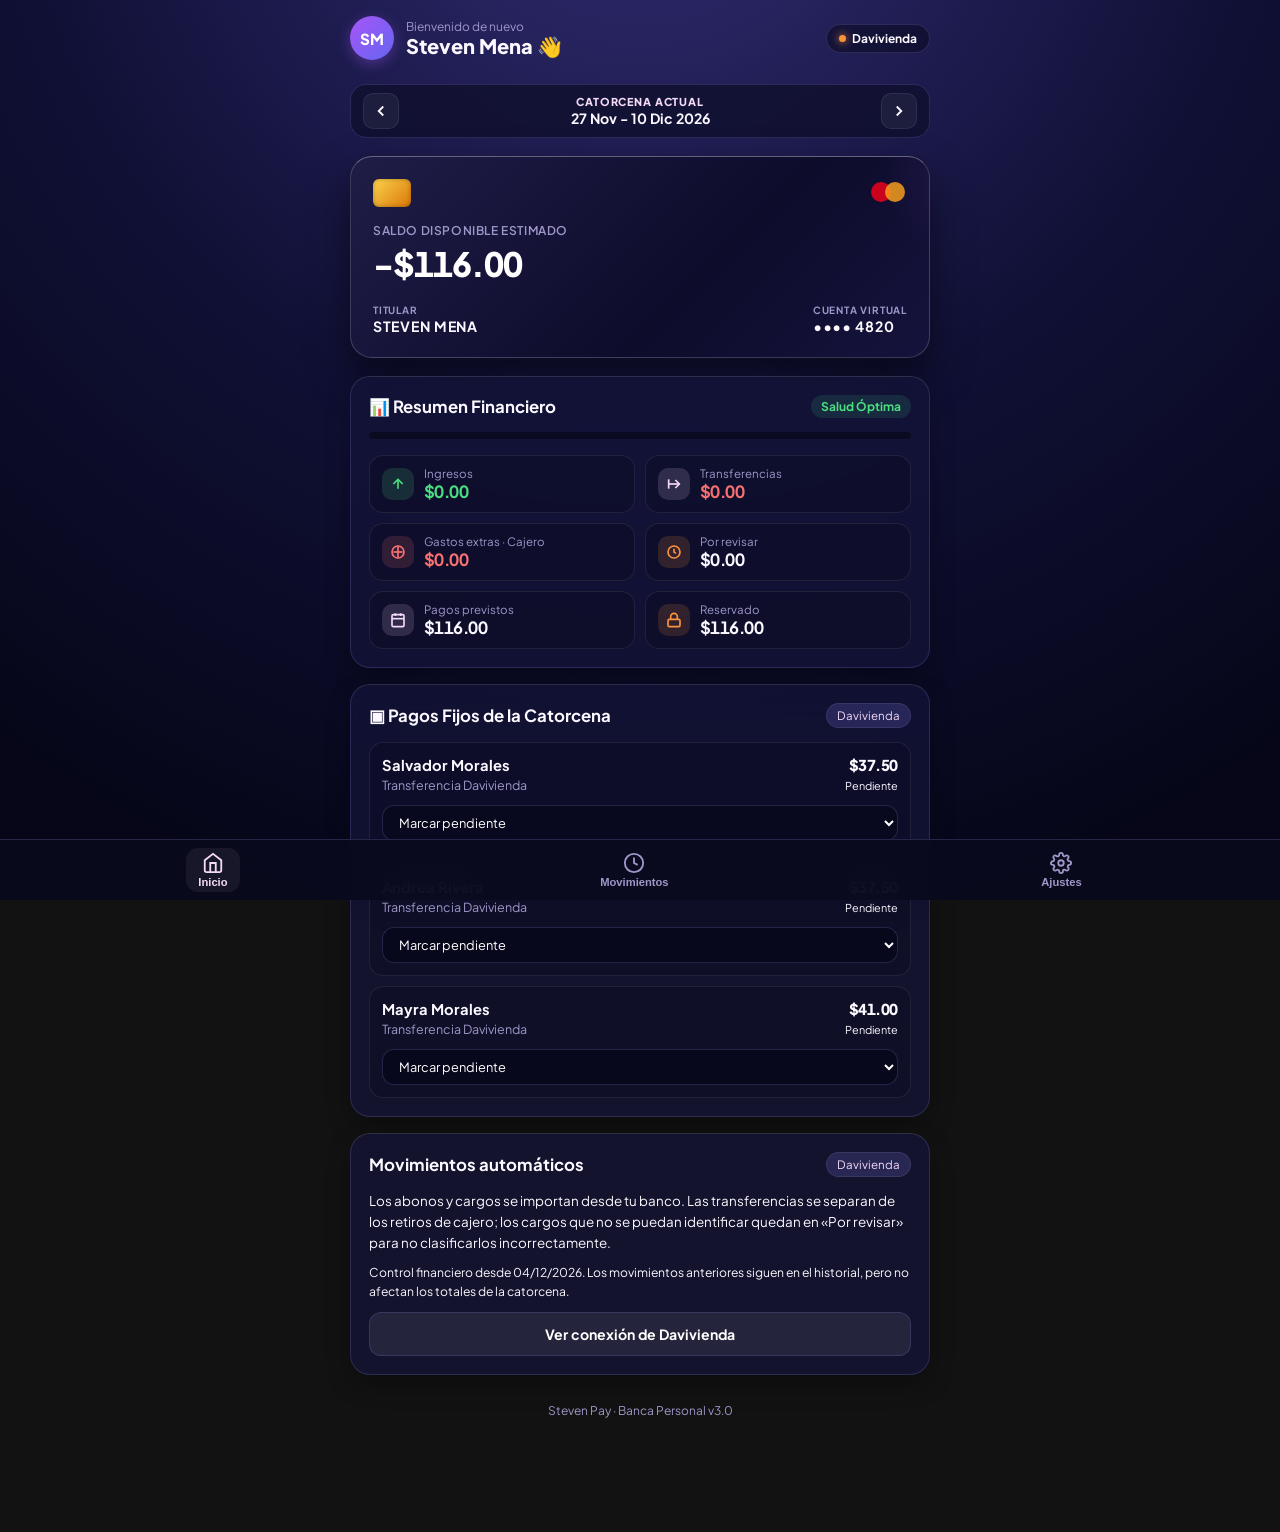
<file: index.html>
<!doctype html>
<html lang="es">
<head>
  <meta charset="utf-8">
  <meta name="viewport" content="width=device-width, initial-scale=1, viewport-fit=cover">
  <meta name="theme-color" content="#0a0a26">
  <meta name="apple-mobile-web-app-capable" content="yes">
  <meta name="apple-mobile-web-app-status-bar-style" content="black-translucent">
  <meta name="apple-mobile-web-app-title" content="Steven Pay">
  <title>Steven Pay · Banca Privada Personal</title>

  <!-- Fuente de Banca Privada Prémim -->
  <link rel="preconnect" href="https://fonts.googleapis.com">
  <link rel="preconnect" href="https://fonts.gstatic.com" crossorigin>
  <link href="https://fonts.googleapis.com/css2?family=Plus+Jakarta+Sans:wght@400;500;600;700;800&display=swap" rel="stylesheet">

  <!-- Estilos Separados -->
  <link rel="stylesheet" href="css/styles.css">

  <!-- Web App Manifest -->
  <link rel="manifest" href='data:application/manifest+json,{"name":"Steven Pay","short_name":"StevenPay","start_url":".","display":"standalone","background_color":"#0a0a26","theme_color":"#0a0a26","icons":[{"src":"data:image/svg+xml,<svg xmlns=%22http://www.w3.org/2000/svg%22 viewBox=%220 0 100 100%22><text y=%22.9em%22 font-size=%2290%22>💳</text></svg>","sizes":"512x512","type":"image/svg+xml"}]}'>
</head>
<body>

<main class="app-container">

  <!-- ENCABEZADO PRINCIPAL ESTILO BANCA -->
  <header class="app-header">
    <div class="user-profile">
      <div class="avatar">SM</div>
      <div class="user-info">
        <span class="greeting">Bienvenido de nuevo</span>
        <h1>Steven Mena 👋</h1>
      </div>
    </div>
    <div class="header-badge">
      <span class="status-dot"></span>
      <span id="headerSyncText" style="font-size: 0.75rem; font-weight: 700;">Davivienda</span>
    </div>
  </header>

  <!-- NAVEGADOR DE CATORCENA INFINITA -->
  <div class="cycle-bar">
    <button class="cycle-nav-btn" id="prevCycleBtn" aria-label="Catorcena anterior">
      <svg width="18" height="18" viewBox="0 0 24 24" fill="none" stroke="currentColor" stroke-width="2.5"><polyline points="15 18 9 12 15 6"></polyline></svg>
    </button>
    <div class="cycle-details">
      <span class="cycle-tag" id="cycleLabel">CATORCENA ACTUAL</span>
      <span class="cycle-date" id="cycleDates">---</span>
    </div>
    <button class="cycle-nav-btn" id="nextCycleBtn" aria-label="Siguiente catorcena">
      <svg width="18" height="18" viewBox="0 0 24 24" fill="none" stroke="currentColor" stroke-width="2.5"><polyline points="9 18 15 12 9 6"></polyline></svg>
    </button>
  </div>

  <!-- ================= VISTA 1: DASHBOARD (INICIO) ================= -->
  <section id="view-dashboard" class="app-view active">
    
    <!-- TARJETA DE DÉBITO DIGITAL INTERACTIVA -->
    <div class="bank-card-container">
      <div class="bank-card">
        <div class="card-top">
          <div class="card-chip"></div>
          <div class="card-brand">
            <svg width="38" height="24" viewBox="0 0 38 24" fill="none">
              <circle cx="12" cy="12" r="10" fill="#EB001B" fill-opacity="0.85"/>
              <circle cx="26" cy="12" r="10" fill="#F79E1B" fill-opacity="0.85"/>
            </svg>
          </div>
        </div>
        
        <div class="card-balance-label">Saldo Disponible Estimado</div>
        <div class="card-balance money" id="balance">$0.00</div>
        
        <div class="card-bottom">
          <div class="card-holder">
            <span class="label">TITULAR</span>
            <span class="val">STEVEN MENA</span>
          </div>
          <div class="card-number">
            <span class="label">CUENTA VIRTUAL</span>
            <span class="val">•••• 4820</span>
          </div>
        </div>
      </div>
    </div>

    <!-- METRICAS DE SALUD Y RESUMEN CATORCENAL -->
    <div class="card metrics-card">
      <div class="card-header">
        <h2>📊 Resumen Financiero</h2>
        <span class="sub-badge" id="healthText">Salud Óptima</span>
      </div>

      <div class="health-bar-bg">
        <div class="health-bar-fill" id="healthBar"></div>
      </div>

      <div class="metrics-grid">
        <div class="metric-item">
          <div class="metric-icon inc">
            <svg width="16" height="16" viewBox="0 0 24 24" fill="none" stroke="currentColor" stroke-width="2.5"><line x1="12" y1="19" x2="12" y2="5"></line><polyline points="5 12 12 5 19 12"></polyline></svg>
          </div>
          <div>
            <small>Ingresos</small>
            <strong id="incomeTotal" class="money positive">$0.00</strong>
          </div>
        </div>

        <div class="metric-item">
          <div class="metric-icon plan">
            <svg width="16" height="16" viewBox="0 0 24 24" fill="none" stroke="currentColor" stroke-width="2.5"><path d="M4 12h16"></path><path d="m14 6 6 6-6 6"></path><path d="M4 5v14"></path></svg>
          </div>
          <div>
            <small>Transferencias</small>
            <strong id="transferTotal" class="money negative">$0.00</strong>
          </div>
        </div>

        <div class="metric-item">
          <div class="metric-icon exp">
            <svg width="16" height="16" viewBox="0 0 24 24" fill="none" stroke="currentColor" stroke-width="2.5"><path d="M12 3v18"></path><path d="M5 12h14"></path><circle cx="12" cy="12" r="9"></circle></svg>
          </div>
          <div>
            <small>Gastos extras · Cajero</small>
            <strong id="extraTotal" class="money negative">$0.00</strong>
          </div>
        </div>

        <div class="metric-item">
          <div class="metric-icon res">
            <svg width="16" height="16" viewBox="0 0 24 24" fill="none" stroke="currentColor" stroke-width="2.5"><circle cx="12" cy="12" r="9"></circle><path d="M12 7v5l3 2"></path></svg>
          </div>
          <div>
            <small>Por revisar</small>
            <strong id="reviewTotal" class="money">$0.00</strong>
          </div>
        </div>

        <div class="metric-item">
          <div class="metric-icon plan">
            <svg width="16" height="16" viewBox="0 0 24 24" fill="none" stroke="currentColor" stroke-width="2.5"><rect x="3" y="4" width="18" height="18" rx="2" ry="2"></rect><line x1="16" y1="2" x2="16" y2="6"></line><line x1="8" y1="2" x2="8" y2="6"></line><line x1="3" y1="10" x2="21" y2="10"></line></svg>
          </div>
          <div>
            <small>Pagos previstos</small>
            <strong id="plannedTotal" class="money">$0.00</strong>
          </div>
        </div>

        <div class="metric-item">
          <div class="metric-icon res">
            <svg width="16" height="16" viewBox="0 0 24 24" fill="none" stroke="currentColor" stroke-width="2.5"><rect x="3" y="11" width="18" height="11" rx="2" ry="2"></rect><path d="M7 11V7a5 5 0 0 1 10 0v4"></path></svg>
          </div>
          <div>
            <small>Reservado</small>
            <strong id="reservedTotal" class="money">$0.00</strong>
          </div>
        </div>
      </div>
    </div>

    <!-- LISTADO DE PAGOS PREVISTOS DEL CICLO -->
    <div class="card">
      <div class="card-header">
        <h2>▣ Pagos Fijos de la Catorcena</h2>
        <span class="pill-info">Davivienda</span>
      </div>
      <div id="paymentsList" class="payments-list"></div>
    </div>

    <!-- RESUMEN DE AUTOMATIZACIÓN -->
    <div class="card automation-card">
      <div class="card-header">
        <h2>Movimientos automáticos</h2>
        <span class="pill-info">Davivienda</span>
      </div>
      <p class="text-muted" style="font-size:0.84rem; line-height:1.55;">
        Los abonos y cargos se importan desde tu banco. Las transferencias se separan de los retiros de cajero; los cargos que no se puedan identificar quedan en «Por revisar» para no clasificarlos incorrectamente.
      </p>
      <p id="trackingStartSummary" class="text-muted" style="font-size:0.76rem; line-height:1.5; margin-top:10px;"></p>
      <button type="button" class="btn btn-secondary" id="goToSettingsBtn" style="margin-top:12px;">Ver conexión de Davivienda</button>
    </div>
  </section>

  <!-- ================= VISTA 2: HISTORIAL COMPLETO ================= -->
  <section id="view-history" class="app-view">
    <div class="card">
      <div class="card-header">
        <h2>◷ Historial de Movimientos</h2>
        <span class="pill-info" id="historyCount">0 registros</span>
      </div>

      <div class="search-filter-box">
        <input id="historySearch" class="search-input" placeholder="🔍 Buscar por concepto o nota...">
        <div class="filter-pills" id="filterTabs">
          <button type="button" class="filter-pill active" data-filter="todos">Todos</button>
          <button type="button" class="filter-pill" data-filter="ingreso">Abonos</button>
          <button type="button" class="filter-pill" data-filter="gasto">Cargos</button>
          <button type="button" class="filter-pill" data-filter="transferencia">Transferencias</button>
          <button type="button" class="filter-pill" data-filter="gasto_extra">Retiros cajero</button>
          <button type="button" class="filter-pill" data-filter="por_revisar">Por revisar</button>
          <button type="button" class="filter-pill" data-filter="estado">Pagos fijos</button>
        </div>
      </div>

      <div class="history-list" id="historyList"></div>
      <div id="historyEmpty" class="empty-state">No se encontraron movimientos registrados.</div>
    </div>
  </section>

  <!-- ================= VISTA 3: AJUSTES, CONEXIÓN Y RESPALDOS ================= -->
  <section id="view-settings" class="app-view">
    <div class="card">
      <div class="card-header">
        <h2>🔄 Davivienda · Google Sheets</h2>
        <span class="pill-info">Solo lectura</span>
      </div>
      <p class="text-muted" style="font-size:0.82rem; line-height:1.55; margin-bottom:10px;">
        Steven Pay leerá los movimientos que Make guarda en tu hoja. No modifica la hoja ni guarda la clave de Google en la aplicación.
      </p>

      <label for="sheetsClientId">Google OAuth Client ID</label>
      <input id="sheetsClientId" type="text" inputmode="url" autocomplete="off" autocapitalize="none" spellcheck="false" placeholder="...apps.googleusercontent.com">

      <label for="sheetsSpreadsheetId">ID del documento de Google Sheets</label>
      <input id="sheetsSpreadsheetId" type="text" autocomplete="off" autocapitalize="none" spellcheck="false">

      <label for="sheetsTabName">Nombre exacto de la pestaña</label>
      <input id="sheetsTabName" type="text" autocomplete="off" value="Hoja 1">

      <button type="button" id="connectSheetsBtn" class="btn btn-primary" style="margin-top:14px;">🔐 Conectar y sincronizar</button>
      <p id="bankSyncStatus" role="status" aria-live="polite" style="margin-top:12px; font-size:0.8rem; line-height:1.5; color:var(--text-muted);">La conexión aún no está configurada.</p>
      <p id="bankSyncLastUpdated" style="margin-top:4px; font-size:0.72rem; color:var(--text-muted);"></p>
      <p id="bankTrackingStart" style="margin-top:6px; font-size:0.76rem; line-height:1.5; color:var(--text-muted);"></p>
    </div>

    <div class="card">
      <h2>••• Copias de Seguridad</h2>
      <p class="text-muted" style="font-size:0.82rem; line-height:1.55; margin:8px 0 12px;">Los pagos previstos y los datos locales anteriores se mantienen en este dispositivo. Exporta una copia periódicamente para respaldarlos.</p>
      <div class="backup-actions">
        <button type="button" id="exportBtn" class="btn btn-primary">💾 Exportar Respaldo</button>
        <button type="button" id="importBtn" class="btn btn-secondary">📥 Importar Respaldo</button>
      </div>
      <input type="file" id="importFile" accept="application/json,.json" hidden>
    </div>
  </section>

  <footer class="app-footer">
    Steven Pay · Banca Personal v3.0
  </footer>

</main>

<!-- BARRA DE NAVEGACIÓN INFERIOR ESTILO NATIVE MOBILE -->
<nav class="bottom-nav">
  <button type="button" class="nav-item active" data-target="view-dashboard">
    <svg width="22" height="22" viewBox="0 0 24 24" fill="none" stroke="currentColor" stroke-width="2"><path d="M3 9l9-7 9 7v11a2 2 0 0 1-2 2H5a2 2 0 0 1-2-2z"></path><polyline points="9 22 9 12 15 12 15 22"></polyline></svg>
    <span>Inicio</span>
  </button>
  <button type="button" class="nav-item" data-target="view-history">
    <svg width="22" height="22" viewBox="0 0 24 24" fill="none" stroke="currentColor" stroke-width="2"><circle cx="12" cy="12" r="10"></circle><polyline points="12 6 12 12 16 14"></polyline></svg>
    <span>Movimientos</span>
  </button>
  <button type="button" class="nav-item" data-target="view-settings">
    <svg width="22" height="22" viewBox="0 0 24 24" fill="none" stroke="currentColor" stroke-width="2"><circle cx="12" cy="12" r="3"></circle><path d="M19.4 15a1.65 1.65 0 0 0 .33 1.82l.06.06a2 2 0 0 1 0 2.83 2 2 0 0 1-2.83 0l-.06-.06a1.65 1.65 0 0 0-1.82-.33 1.65 1.65 0 0 0-1 1.51V21a2 2 0 0 1-2 2 2 2 0 0 1-2-2v-.09A1.65 1.65 0 0 0 9 19.4a1.65 1.65 0 0 0-1.82.33l-.06.06a2 2 0 0 1-2.83 0 2 2 0 0 1 0-2.83l.06-.06a1.65 1.65 0 0 0 .33-1.82 1.65 1.65 0 0 0-1.51-1H3a2 2 0 0 1-2-2 2 2 0 0 1 2-2h.09A1.65 1.65 0 0 0 4.6 9a1.65 1.65 0 0 0-.33-1.82l-.06-.06a2 2 0 0 1 0-2.83 2 2 0 0 1 2.83 0l.06.06a1.65 1.65 0 0 0 1.82.33H9a1.65 1.65 0 0 0 1-1.51V3a2 2 0 0 1 2-2 2 2 0 0 1 2 2v.09a1.65 1.65 0 0 0 1 1.51 1.65 1.65 0 0 0 1.82-.33l.06-.06a2 2 0 0 1 2.83 0 2 2 0 0 1 0 2.83l-.06.06a1.65 1.65 0 0 0-.33 1.82V9a1.65 1.65 0 0 0 1.51 1H21a2 2 0 0 1 2 2 2 2 0 0 1-2 2h-.09a1.65 1.65 0 0 0-1.51 1z"></path></svg>
    <span>Ajustes</span>
  </button>
</nav>

<!-- Google Identity Services: OAuth de solo lectura para Google Sheets -->
<script src="https://accounts.google.com/gsi/client" defer></script>
<!-- JavaScript de Steven Pay -->
<script src="js/app.js" defer></script>
</body>
</html>
</file>
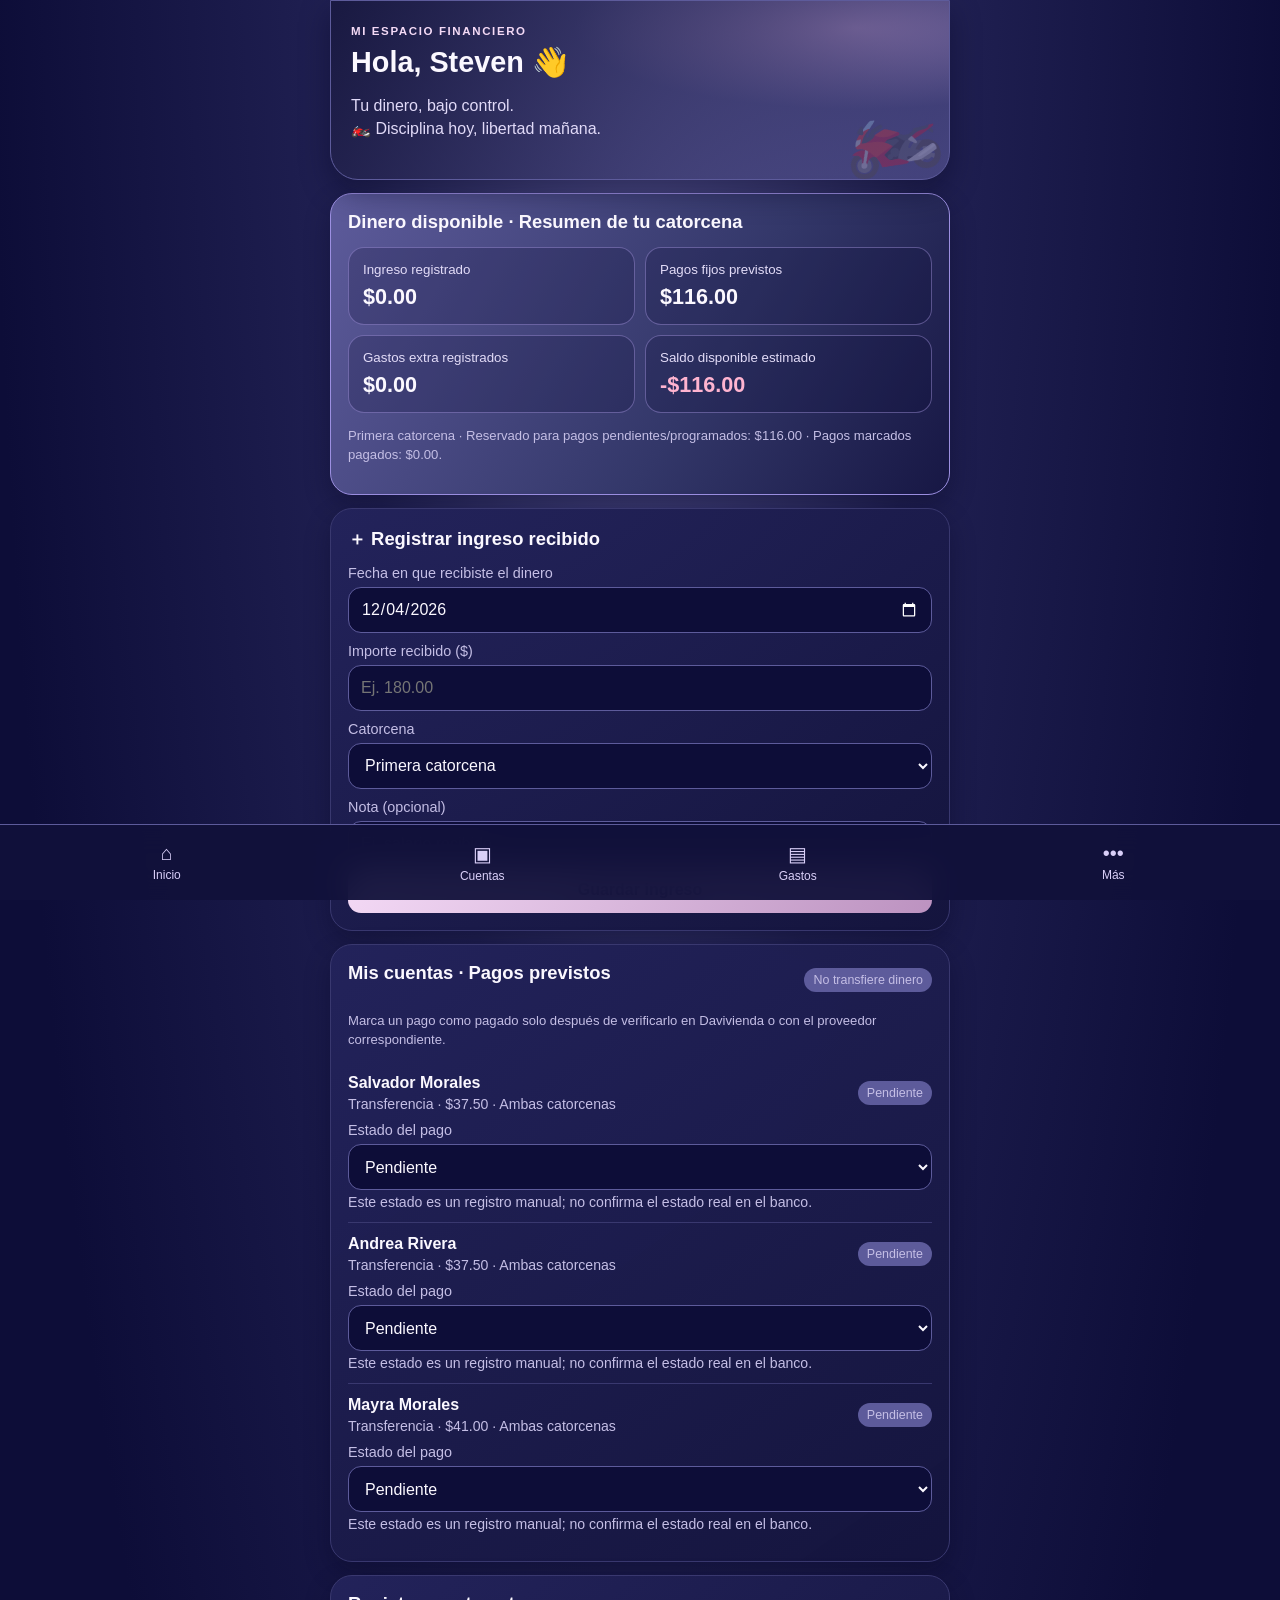
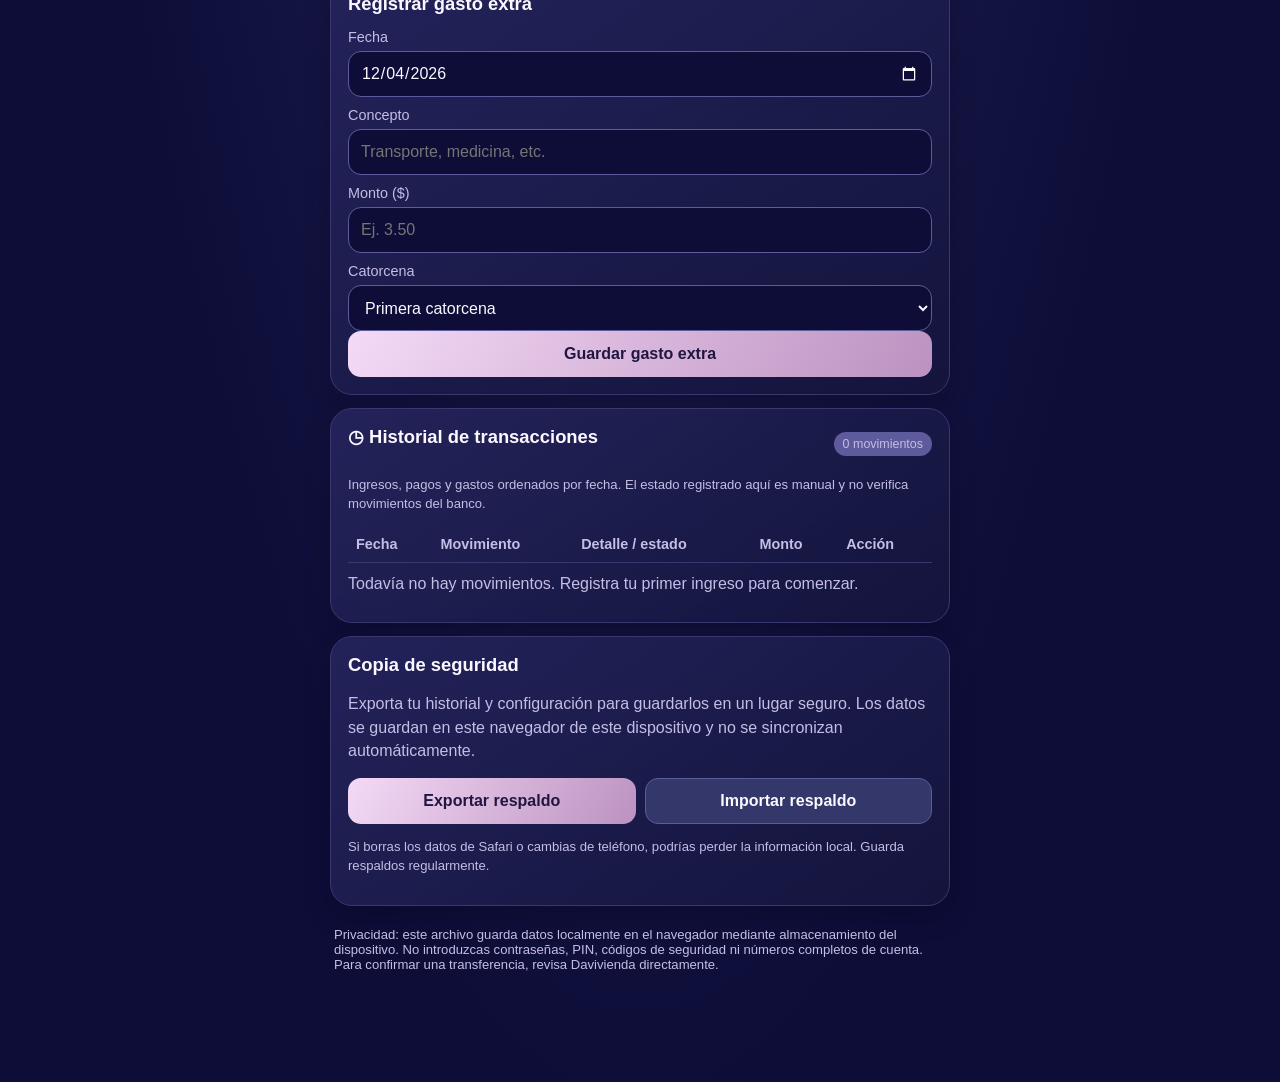
<file: Panel_Steven_Mena_Violeta.html>
<!doctype html>
<html lang="es">
<head>
<meta charset="utf-8">
<meta name="viewport" content="width=device-width, initial-scale=1, viewport-fit=cover">
<meta name="theme-color" content="#0d0d38">
<title>Panel financiero de Steven Mena</title>
<style>
:root{color-scheme:dark;--bg:#0d0d38;--card:#171744;--line:#39386f;--text:#fbf8ff;--muted:#c4bee5;--lav:#f4daf6;--mauve:#bc92c0;--violet:#5d5b9b;--mid:#333769;--green:#a8f0d2;--red:#ffb4d0}
*{box-sizing:border-box}html{scroll-behavior:smooth}body{margin:0;background:radial-gradient(ellipse at 50% -10%,#5d5b9b 0,#202052 34%,#0d0d38 72%);font-family:-apple-system,BlinkMacSystemFont,"Segoe UI",sans-serif;color:var(--text);padding:env(safe-area-inset-top) 12px calc(90px + env(safe-area-inset-bottom));font-size:16px}
main{max-width:620px;margin:auto}.top{position:relative;overflow:hidden;padding:24px 20px 22px;border:1px solid #5d5b9b;border-radius:0 0 28px 28px;background:linear-gradient(130deg,#18183fdd,#5d5b9b99),radial-gradient(ellipse at 85% 15%,#bc92c0 0,transparent 38%);box-shadow:0 12px 30px #05051d66}.top:after{content:'🏍️';position:absolute;right:8px;bottom:2px;font-size:5rem;opacity:.28;transform:rotate(-10deg)}.eyebrow{color:var(--lav);font-size:.72rem;font-weight:800;letter-spacing:.14em;text-transform:uppercase}h1{font-size:1.8rem;line-height:1.12;margin:9px 0}h2{font-size:1.15rem;margin:0 0 14px}p{color:var(--muted);line-height:1.45}.card{background:linear-gradient(145deg,rgba(35,35,91,.96),rgba(20,20,61,.98));border:1px solid var(--line);border-radius:22px;padding:17px;margin:13px 0;box-shadow:0 10px 26px #05051d55}.hero{background:linear-gradient(120deg,#5d5b9b,#333769 60%,#171744);border-color:#9c8fe1}.hero .metric{background:#0d0d383d;border-color:#b4a4ef66}.grid{display:grid;grid-template-columns:repeat(2,minmax(0,1fr));gap:10px}.metric{padding:14px;border-radius:16px;background:#0d0d383d;border:1px solid #5d5b9b}.metric small{color:#e3dcf8;display:block;margin-bottom:7px}.metric strong{font-size:1.35rem;overflow-wrap:anywhere}.positive{color:var(--green)}.negative{color:var(--red)}label{display:block;color:var(--muted);font-size:.9rem;margin:10px 0 6px}input,select,button{font:inherit;min-height:46px;border-radius:13px;width:100%}input,select{background:#0d0d38;color:var(--text);border:1px solid #5d5b9b;padding:10px 12px}button{border:0;padding:11px 14px;font-weight:750;cursor:pointer;background:linear-gradient(120deg,#f4daf6,#bc92c0);color:#211641}button.secondary{background:#333769;color:var(--text);border:1px solid #5d5b9b}button.danger{background:#4b263f;color:#ffd9e8;border:1px solid #85416b}.row{display:flex;align-items:center;justify-content:space-between;gap:12px}.row span{color:var(--muted)}.pay{padding:12px 0;border-bottom:1px solid var(--line)}.pay:last-child{border-bottom:0}.payname{font-weight:700}.sub{color:var(--muted);font-size:.88rem;margin-top:4px}.pill{display:inline-block;border-radius:999px;padding:5px 9px;background:#5d5b9b;color:#fff0ff;font-size:.78rem}.actions{display:grid;grid-template-columns:1fr 1fr;gap:9px}.tablewrap{overflow-x:auto}table{width:100%;border-collapse:collapse;font-size:.9rem}th,td{text-align:left;padding:10px 8px;border-bottom:1px solid var(--line);vertical-align:top}th{color:var(--muted);font-weight:600}td.amount{white-space:nowrap;font-weight:750}.empty{color:var(--muted);padding:12px 0}.small{font-size:.82rem;color:var(--muted)}.status{min-width:130px}.foot{font-size:.82rem;color:var(--muted);padding:8px 4px 20px}.bottomnav{position:fixed;z-index:5;bottom:0;left:0;right:0;padding:10px 12px calc(10px + env(safe-area-inset-bottom));display:grid;grid-template-columns:repeat(4,1fr);gap:6px;background:#11113af2;backdrop-filter:blur(16px);border-top:1px solid #5d5b9b}.bottomnav a{color:#d9cff8;text-decoration:none;text-align:center;font-size:.75rem;padding:7px 2px;border-radius:12px}.bottomnav a span{display:block;font-size:1.25rem;margin-bottom:3px}.bottomnav a:active{background:#5d5b9b}.top p{max-width:78%;color:#e1daf8}
@media(max-width:430px){body{padding-left:10px;padding-right:10px}.top{padding:22px 17px}.card{padding:14px}.grid{gap:8px}.metric strong{font-size:1.18rem}.actions{grid-template-columns:1fr 1fr}h1{font-size:1.55rem}table{font-size:.78rem}th,td{padding:8px 5px}.tablewrap{margin-right:-4px}.top:after{font-size:3.8rem;right:2px}}
</style>
</head>
<body>
<main>
<header class="top" id="top"><div class="eyebrow">Mi espacio financiero</div><h1>Hola, Steven 👋</h1><p>Tu dinero, bajo control.<br>🏍️ Disciplina hoy, libertad mañana.</p></header>
<section class="card hero"><h2>Dinero disponible · Resumen de tu catorcena</h2>
<div class="grid">
<div class="metric"><small>Ingreso registrado</small><strong id="incomeTotal">$0.00</strong></div>
<div class="metric"><small>Pagos fijos previstos</small><strong id="plannedTotal">$0.00</strong></div>
<div class="metric"><small>Gastos extra registrados</small><strong id="extraTotal">$0.00</strong></div>
<div class="metric"><small>Saldo disponible estimado</small><strong id="balance">$0.00</strong></div>
</div><p class="small" id="balanceNote">El saldo se calcula con el ingreso registrado menos pagos marcados como pagados y gastos extra.</p>
</section>
<section class="card" id="ingresos"><h2>＋ Registrar ingreso recibido</h2>
<form id="incomeForm"><label for="incomeDate">Fecha en que recibiste el dinero</label><input id="incomeDate" type="date" required>
<label for="incomeAmount">Importe recibido ($)</label><input id="incomeAmount" type="number" min="0.01" step="0.01" placeholder="Ej. 180.00" required>
<label for="incomeCycle">Catorcena</label><select id="incomeCycle"><option value="1">Primera catorcena</option><option value="2">Segunda catorcena</option></select>
<label for="incomeNote">Nota (opcional)</label><input id="incomeNote" maxlength="100" placeholder="Ej. salario recibido">
<button type="submit">Guardar ingreso</button></form>
</section>
<section class="card" id="cuentas"><div class="row"><h2>Mis cuentas · Pagos previstos</h2><span class="pill">No transfiere dinero</span></div><p class="small">Marca un pago como pagado solo después de verificarlo en Davivienda o con el proveedor correspondiente.</p><div id="payments"></div><p class="empty" id="paymentsEmpty">No hay pagos previstos para esta catorcena.</p></section>
<section class="card" id="gastos"><h2>Registrar gasto extra</h2><form id="expenseForm"><label for="expenseDate">Fecha</label><input id="expenseDate" type="date" required>
<label for="expenseName">Concepto</label><input id="expenseName" maxlength="80" placeholder="Transporte, medicina, etc." required>
<label for="expenseAmount">Monto ($)</label><input id="expenseAmount" type="number" min="0.01" step="0.01" placeholder="Ej. 3.50" required>
<label for="expenseCycle">Catorcena</label><select id="expenseCycle"><option value="1">Primera catorcena</option><option value="2">Segunda catorcena</option></select>
<button type="submit">Guardar gasto extra</button></form></section>
<section class="card" id="historial"><div class="row"><h2>◷ Historial de transacciones</h2><span class="pill" id="historyCount">0 movimientos</span></div>
<p class="small">Ingresos, pagos y gastos ordenados por fecha. El estado registrado aquí es manual y no verifica movimientos del banco.</p>
<div class="tablewrap"><table><thead><tr><th>Fecha</th><th>Movimiento</th><th>Detalle / estado</th><th>Monto</th><th>Acción</th></tr></thead><tbody id="history"></tbody></table></div><div id="historyEmpty" class="empty">Todavía no hay movimientos. Registra tu primer ingreso para comenzar.</div></section>
<section class="card" id="mas"><h2>Copia de seguridad</h2><p>Exporta tu historial y configuración para guardarlos en un lugar seguro. Los datos se guardan en este navegador de este dispositivo y no se sincronizan automáticamente.</p><div class="actions"><button type="button" id="exportBtn">Exportar respaldo</button><button type="button" class="secondary" id="importBtn">Importar respaldo</button></div><input type="file" id="importFile" accept="application/json,.json" hidden><p class="small">Si borras los datos de Safari o cambias de teléfono, podrías perder la información local. Guarda respaldos regularmente.</p></section>
<footer class="foot">Privacidad: este archivo guarda datos localmente en el navegador mediante almacenamiento del dispositivo. No introduzcas contraseñas, PIN, códigos de seguridad ni números completos de cuenta. Para confirmar una transferencia, revisa Davivienda directamente.</footer>
</main>
<nav class="bottomnav" aria-label="Navegación rápida"><a href="#top" onclick="window.scrollTo({top:0,behavior:'smooth'})"><span>⌂</span>Inicio</a><a href="#cuentas"><span>▣</span>Cuentas</a><a href="#gastos"><span>▤</span>Gastos</a><a href="#mas"><span>•••</span>Más</a></nav>
<script>
(() => {
const KEY='panelStevenMenaIphone_v2';
const money=n=>new Intl.NumberFormat('en-US',{style:'currency',currency:'USD'}).format(Number(n)||0);
const today=()=>{const d=new Date();return `${d.getFullYear()}-${String(d.getMonth()+1).padStart(2,'0')}-${String(d.getDate()).padStart(2,'0')}`};
const esc=s=>String(s??'').replace(/[&<>"']/g,c=>({'&':'&amp;','<':'&lt;','>':'&gt;','"':'&quot;',"'":'&#39;'}[c]));
const defaultPayments=[
 {id:'salvador',name:'Salvador Morales',category:'Transferencia',amount:37.50,cycle:'ambas',status:'pendiente'},
 {id:'andrea',name:'Andrea Rivera',category:'Transferencia',amount:37.50,cycle:'ambas',status:'pendiente'},
 {id:'mayra',name:'Mayra Morales',category:'Transferencia',amount:41.00,cycle:'ambas',status:'pendiente'}
];
let state;
function load(){try{const v=JSON.parse(localStorage.getItem(KEY));if(v&&Array.isArray(v.payments)&&Array.isArray(v.transactions)){v.payments=v.payments.filter(p=>!['recibos','comida'].includes(p.id));return v}}catch(e){}return {payments:defaultPayments.map(p=>({...p})),transactions:[],selectedCycle:'1'};}
state=load();
document.getElementById('incomeDate').value=today();document.getElementById('expenseDate').value=today();
function save(){localStorage.setItem(KEY,JSON.stringify(state));render()}
function cycleName(c){return c==='1'?'Primera catorcena':'Segunda catorcena'}
function planned(p){return p.cycle==='ambas'||p.cycle===state.selectedCycle}
function renderPayments(){
 const el=document.getElementById('payments');
 const visiblePayments=state.payments.filter(planned);
 el.innerHTML=visiblePayments.map(p=>`<div class="pay"><div class="row"><div><div class="payname">${esc(p.name)}</div><div class="sub">${esc(p.category)} · ${money(p.amount)} · ${p.cycle==='ambas'?'Ambas catorcenas':cycleName(p.cycle)}</div></div><span class="pill">${p.status==='pagado'?'Pagado':p.status==='programado'?'Programado en banco':'Pendiente'}</span></div><label for="status-${p.id}">Estado del pago</label><select class="status" id="status-${p.id}" data-payment="${p.id}"><option value="pendiente" ${p.status==='pendiente'?'selected':''}>Pendiente</option><option value="programado" ${p.status==='programado'?'selected':''}>Programado en Davivienda</option><option value="pagado" ${p.status==='pagado'?'selected':''}>Pagado / verificado</option></select><div class="sub">Este estado es un registro manual; no confirma el estado real en el banco.</div></div>`).join('');
 document.getElementById('paymentsEmpty').style.display=visiblePayments.length?'none':'block';
 el.querySelectorAll('[data-payment]').forEach(sel=>sel.addEventListener('change',()=>{const p=state.payments.find(x=>x.id===sel.dataset.payment);if(p){p.status=sel.value;state.transactions.push({id:crypto.randomUUID?crypto.randomUUID():String(Date.now()),type:'estado',date:today(),name:p.name,amount:p.amount,cycle:state.selectedCycle,status:sel.value,createdAt:Date.now()});save()}}));
}
function render(){
 const tx=state.transactions.filter(t=>t.cycle===state.selectedCycle);
 const income=tx.filter(t=>t.type==='ingreso').reduce((s,t)=>s+Number(t.amount),0);
 const extras=tx.filter(t=>t.type==='gasto').reduce((s,t)=>s+Number(t.amount),0);
 const relevant=state.payments.filter(planned);
 const paid=relevant.filter(p=>p.status==='pagado').reduce((s,p)=>s+Number(p.amount),0);
 const reserved=relevant.filter(p=>p.status!=='pagado').reduce((s,p)=>s+Number(p.amount),0);
 const totalPlanned=relevant.reduce((s,p)=>s+Number(p.amount),0);
 const balance=income-paid-extras-reserved;
 document.getElementById('incomeTotal').textContent=money(income);
 document.getElementById('plannedTotal').textContent=money(totalPlanned);
 document.getElementById('extraTotal').textContent=money(extras);
 const b=document.getElementById('balance');b.textContent=money(balance);b.className=balance<0?'negative':'positive';
 document.getElementById('balanceNote').textContent=`${cycleName(state.selectedCycle)} · Reservado para pagos pendientes/programados: ${money(reserved)} · Pagos marcados pagados: ${money(paid)}.`;
 renderPayments();
 const history=[...state.transactions].sort((a,b)=>(b.date||'').localeCompare(a.date||'')||(b.createdAt||0)-(a.createdAt||0));
 const tbody=document.getElementById('history');
 tbody.innerHTML=history.map(t=>{let title=t.type==='ingreso'?'Ingreso recibido':t.type==='gasto'?'Gasto extra':t.type==='estado'?'Actualización de estado':'Movimiento';let detail=t.type==='ingreso'?`${cycleName(t.cycle)}${t.note?' · '+t.note:''}`:t.type==='gasto'?`${esc(t.name)} · ${cycleName(t.cycle)}`:`${esc(t.name||'Pago')} · ${t.status==='pagado'?'Pagado / verificado':t.status==='programado'?'Programado en Davivienda':'Pendiente'}`;let amt=(t.type==='ingreso'?'+':t.type==='gasto'?'-':'')+money(t.amount);return `<tr><td>${esc(t.date)}</td><td>${title}</td><td>${detail}</td><td class="amount">${amt}</td><td><button type="button" class="secondary delete-tx" data-delete-tx="${esc(t.id)}" style="padding:7px 9px;min-height:auto">Eliminar</button></td></tr>`}).join('');
 tbody.querySelectorAll('[data-delete-tx]').forEach(btn=>btn.addEventListener('click',()=>{const id=btn.dataset.deleteTx;const item=state.transactions.find(t=>String(t.id)===String(id));if(!item)return;const label=item.type==='ingreso'?'ingreso':item.type==='gasto'?'gasto extra':'actualización de pago';if(!confirm(`¿Eliminar este ${label} del historial? Esta acción no se puede deshacer.`))return;state.transactions=state.transactions.filter(t=>String(t.id)!==String(id));save()}));
 document.getElementById('historyCount').textContent=`${history.length} ${history.length===1?'movimiento':'movimientos'}`;
 document.getElementById('historyEmpty').style.display=history.length?'none':'block';
}
document.getElementById('incomeCycle').addEventListener('change',e=>{state.selectedCycle=e.target.value;save()});
document.getElementById('expenseCycle').addEventListener('change',e=>{});
document.getElementById('incomeForm').addEventListener('submit',e=>{e.preventDefault();const amount=Number(document.getElementById('incomeAmount').value);if(!(amount>0))return;const cycle=document.getElementById('incomeCycle').value;state.selectedCycle=cycle;state.transactions.push({id:crypto.randomUUID?crypto.randomUUID():String(Date.now()),type:'ingreso',date:document.getElementById('incomeDate').value,amount,cycle,note:document.getElementById('incomeNote').value.trim(),createdAt:Date.now()});document.getElementById('incomeAmount').value='';document.getElementById('incomeNote').value='';save()});
document.getElementById('expenseForm').addEventListener('submit',e=>{e.preventDefault();const amount=Number(document.getElementById('expenseAmount').value);const name=document.getElementById('expenseName').value.trim();if(!(amount>0)||!name)return;const cycle=document.getElementById('expenseCycle').value;state.selectedCycle=cycle;state.transactions.push({id:crypto.randomUUID?crypto.randomUUID():String(Date.now()),type:'gasto',date:document.getElementById('expenseDate').value,amount,cycle,name,createdAt:Date.now()});document.getElementById('expenseAmount').value='';document.getElementById('expenseName').value='';save()});
document.getElementById('exportBtn').addEventListener('click',()=>{const blob=new Blob([JSON.stringify({format:'mi-panel-financiero-v1',exportedAt:new Date().toISOString(),state},null,2)],{type:'application/json'});const a=document.createElement('a');a.href=URL.createObjectURL(blob);a.download=`respaldo-panel-${today()}.json`;a.click();URL.revokeObjectURL(a.href)});
document.getElementById('importBtn').addEventListener('click',()=>document.getElementById('importFile').click());
document.getElementById('importFile').addEventListener('change',async e=>{const f=e.target.files[0];if(!f)return;try{const obj=JSON.parse(await f.text());const v=obj.state||obj;if(!Array.isArray(v.payments)||!Array.isArray(v.transactions))throw Error('Formato inválido');if(!confirm('Importar este respaldo reemplazará los datos actuales de este panel. ¿Deseas continuar?'))return;state=v;save();alert('Respaldo importado.')}catch(err){alert('No se pudo importar el archivo. Verifica que sea un respaldo válido de este panel.')}finally{e.target.value=''}});
render();
})();
</script>
</body></html>
</file>
<file: css/styles.css>
:root {
  color-scheme: dark;
  --bg: #07071e;
  --bg-gradient: radial-gradient(circle at 50% -20%, #322d75 0%, #101035 50%, #060618 90%);
  --card-bg: rgba(20, 20, 58, 0.7);
  --card-border: rgba(93, 91, 155, 0.35);
  --glass-highlight: rgba(255, 255, 255, 0.12);
  --line: rgba(255, 255, 255, 0.08);
  
  --text-main: #fbf8ff;
  --text-muted: #9e97c9;
  --accent-lavender: #f4daf6;
  --accent-violet: #6c69c9;
  
  --green: #4ade80;
  --red: #f87171;
  --orange: #fb923c;
  
  --font-family: 'Plus Jakarta Sans', -apple-system, BlinkMacSystemFont, sans-serif;
}

* { box-sizing: border-box; margin: 0; padding: 0; }

html { scroll-behavior: smooth; }

body {
  background: var(--bg-gradient);
  background-attachment: fixed;
  color: var(--text-main);
  font-family: var(--font-family);
  min-height: 100vh;
  padding: env(safe-area-inset-top) 14px calc(90px + env(safe-area-inset-bottom));
  font-size: 15px;
  -webkit-font-smoothing: antialiased;
}

.money {
  font-variant-numeric: tabular-nums;
  letter-spacing: -0.03em;
}

.app-container {
  max-width: 580px;
  margin: 0 auto;
}

/* Vistas SPA */
.app-view { display: none; }
.app-view.active { display: block; animation: fadeIn 0.25s ease-out; }

@keyframes fadeIn {
  from { opacity: 0; transform: translateY(6px); }
  to { opacity: 1; transform: translateY(0); }
}

/* Encabezado */
.app-header {
  display: flex;
  align-items: center;
  justify-content: space-between;
  padding: 16px 0 12px;
}

.user-profile { display: flex; align-items: center; gap: 12px; }
.avatar {
  width: 44px; height: 44px;
  border-radius: 50%;
  background: linear-gradient(135deg, #a855f7, #6366f1);
  color: #fff;
  font-weight: 800;
  display: flex; align-items: center; justify-content: center;
  font-size: 0.95rem;
  box-shadow: 0 4px 14px rgba(168, 85, 247, 0.35);
}

.user-info .greeting { font-size: 0.75rem; color: var(--text-muted); display: block; }
.user-info h1 { font-size: 1.25rem; font-weight: 800; line-height: 1.2; }

.header-badge {
  display: flex; align-items: center; gap: 6px;
  background: rgba(10, 10, 35, 0.6);
  border: 1px solid var(--card-border);
  padding: 6px 12px;
  border-radius: 99px;
}

.status-dot {
  width: 7px; height: 7px;
  border-radius: 50%;
  background: var(--green);
  box-shadow: 0 0 8px var(--green);
}

/* Navegador Catorcenal */
.cycle-bar {
  display: flex;
  align-items: center;
  justify-content: space-between;
  background: rgba(15, 15, 45, 0.8);
  border: 1px solid var(--card-border);
  border-radius: 16px;
  padding: 8px 12px;
  margin: 12px 0 18px;
  backdrop-filter: blur(16px);
}

.cycle-nav-btn {
  background: rgba(255, 255, 255, 0.05);
  border: 1px solid var(--line);
  color: var(--text-main);
  width: 36px; height: 36px;
  border-radius: 10px;
  cursor: pointer;
  display: flex; align-items: center; justify-content: center;
  transition: background 0.2s;
}
.cycle-nav-btn:active { background: var(--accent-violet); }

.cycle-details { text-align: center; }
.cycle-tag { display: block; font-size: 0.68rem; font-weight: 800; color: var(--accent-lavender); letter-spacing: 0.08em; }
.cycle-date { font-size: 0.88rem; font-weight: 700; }

/* TARJETA DE DÉBITO VIRTUAL */
.bank-card-container { perspective: 1000px; margin-bottom: 18px; }
.bank-card {
  background: linear-gradient(135deg, #1f1d47 0%, #0d0c2b 60%, #15133c 100%);
  border: 1px solid rgba(255, 255, 255, 0.18);
  border-top: 1px solid rgba(255, 255, 255, 0.35);
  border-radius: 22px;
  padding: 22px;
  box-shadow: 0 20px 40px rgba(0, 0, 0, 0.5);
  position: relative;
  overflow: hidden;
}
.bank-card::before {
  content: '';
  position: absolute;
  top: -50%; right: -30%;
  width: 220px; height: 220px;
  background: radial-gradient(circle, rgba(168, 85, 247, 0.15) 0%, transparent 70%);
  pointer-events: none;
}

.card-top { display: flex; justify-content: space-between; align-items: center; margin-bottom: 16px; }
.card-chip {
  width: 38px; height: 28px;
  background: linear-gradient(135deg, #fcd34d, #d97706);
  border-radius: 6px;
  position: relative;
  box-shadow: inset 0 0 4px rgba(0,0,0,0.3);
}

.card-balance-label { font-size: 0.75rem; color: var(--text-muted); text-transform: uppercase; font-weight: 600; letter-spacing: 0.05em; }
.card-balance { font-size: 2.1rem; font-weight: 800; margin: 4px 0 20px; color: #fff; }

.card-bottom { display: flex; justify-content: space-between; align-items: flex-end; }
.card-bottom .label { display: block; font-size: 0.62rem; color: var(--text-muted); font-weight: 700; letter-spacing: 0.08em; }
.card-bottom .val { font-size: 0.88rem; font-weight: 700; letter-spacing: 0.05em; }

/* Tarjetas Base (Glassmorphism) */
.card {
  background: var(--card-bg);
  border: 1px solid var(--card-border);
  border-top: 1px solid var(--glass-highlight);
  border-radius: 20px;
  padding: 18px;
  margin-bottom: 16px;
  backdrop-filter: blur(20px);
  -webkit-backdrop-filter: blur(20px);
  box-shadow: 0 10px 25px rgba(0, 0, 0, 0.3);
}

.card-header { display: flex; justify-content: space-between; align-items: center; margin-bottom: 14px; }
.card-header h2 { font-size: 1.05rem; font-weight: 700; }

.sub-badge { font-size: 0.75rem; font-weight: 700; color: var(--green); background: rgba(74, 222, 128, 0.12); padding: 4px 10px; border-radius: 99px; }
.pill-info { font-size: 0.72rem; color: var(--accent-lavender); background: rgba(108, 105, 201, 0.25); padding: 4px 10px; border-radius: 99px; border: 1px solid rgba(255,255,255,0.08); }

/* Barra de Salud */
.health-bar-bg { height: 7px; background: rgba(0,0,0,0.4); border-radius: 99px; overflow: hidden; margin-bottom: 16px; }
.health-bar-fill { height: 100%; width: 0%; background: var(--green); transition: width 0.4s ease; }

/* Métrica Grid */
.metrics-grid { display: grid; grid-template-columns: 1fr 1fr; gap: 10px; }
.metric-item { display: flex; align-items: center; gap: 10px; background: rgba(10, 10, 30, 0.4); padding: 10px 12px; border-radius: 14px; border: 1px solid var(--line); }
.metric-icon { width: 32px; height: 32px; border-radius: 10px; display: flex; align-items: center; justify-content: center; flex-shrink: 0; }
.metric-icon.inc { background: rgba(74, 222, 128, 0.15); color: var(--green); }
.metric-icon.plan { background: rgba(244, 218, 246, 0.15); color: var(--accent-lavender); }
.metric-icon.exp { background: rgba(248, 113, 113, 0.15); color: var(--red); }
.metric-icon.res { background: rgba(251, 146, 60, 0.15); color: var(--orange); }

.metric-item small { display: block; font-size: 0.72rem; color: var(--text-muted); }
.metric-item strong { font-size: 1.05rem; font-weight: 700; }
.positive { color: var(--green); }
.negative { color: var(--red); }

/* Lista de Pagos Previstos */
.payments-list { display: flex; flex-direction: column; gap: 10px; }
.pay-item { padding: 12px; background: rgba(10, 10, 30, 0.4); border-radius: 14px; border: 1px solid var(--line); }
.pay-item.is-paid { opacity: 0.92; border-color: rgba(74, 222, 128, 0.22); }
.pay-item-top { display: flex; justify-content: space-between; align-items: center; margin-bottom: 8px; }
.pay-name { font-weight: 700; font-size: 0.92rem; }
.payment-auto-status { display: inline-block; max-width: 100%; margin-top: 6px; font-size: 0.7rem; line-height: 1.35; white-space: normal; }
.automation-card p { overflow-wrap: anywhere; }
.metric-item strong { overflow-wrap: anywhere; }

/* Inputs y Form</h3> */
label { display: block; font-size: 0.78rem; font-weight: 600; color: var(--text-muted); margin: 10px 0 4px; }
input, select {
  width: 100%;
  min-height: 44px;
  background: rgba(8, 8, 28, 0.8);
  border: 1px solid var(--card-border);
  border-radius: 12px;
  padding: 0 12px;
  color: #fff;
  font-family: inherit;
  font-size: 0.88rem;
  outline: none;
}
input:focus, select:focus { border-color: var(--accent-violet); }

.btn {
  width: 100%;
  min-height: 44px;
  border-radius: 12px;
  border: none;
  font-family: inherit;
  font-weight: 700;
  font-size: 0.88rem;
  cursor: pointer;
  transition: opacity 0.2s;
}
.btn:active { opacity: 0.85; }
.btn-primary { background: linear-gradient(120deg, #f4daf6, #bc92c0); color: #1a0f30; }
.btn-secondary { background: rgba(255,255,255,0.08); color: #fff; border: 1px solid var(--card-border); }

/* Grid para Formularios en Desktop */
.quick-actions-grid { display: grid; grid-template-columns: 1fr; gap: 14px; }
@media(min-width: 580px) {
  .quick-actions-grid { grid-template-columns: 1fr 1fr; }
}

/* Historial */
.search-filter-box { margin-bottom: 14px; }
.search-input { margin-bottom: 10px; }
.filter-pills { display: flex; gap: 6px; overflow-x: auto; padding-bottom: 4px; }
.filter-pill {
  padding: 6px 14px;
  font-size: 0.75rem;
  font-weight: 600;
  border-radius: 99px;
  background: rgba(10, 10, 30, 0.5);
  border: 1px solid var(--card-border);
  color: var(--text-muted);
  cursor: pointer;
  white-space: nowrap;
}
.filter-pill.active { background: var(--accent-violet); color: #fff; border-color: var(--accent-violet); }

.history-list { display: flex; flex-direction: column; gap: 8px; }
.history-card {
  display: flex; justify-content: space-between; align-items: center;
  background: rgba(10, 10, 30, 0.4);
  padding: 12px 14px;
  border-radius: 14px;
  border: 1px solid var(--line);
}

.empty-state { text-align: center; color: var(--text-muted); padding: 24px 0; font-size: 0.85rem; }
.app-footer { text-align: center; font-size: 0.75rem; color: var(--text-muted); padding: 12px 0 24px; }

/* Bottom Nav */
.bottom-nav {
  position: fixed;
  bottom: 0; left: 0; right: 0;
  background: rgba(10, 10, 30, 0.92);
  backdrop-filter: blur(20px);
  -webkit-backdrop-filter: blur(20px);
  border-top: 1px solid var(--card-border);
  display: flex;
  justify-content: space-around;
  padding: 8px 12px calc(8px + env(safe-area-inset-bottom));
  z-index: 100;
}

.nav-item {
  background: transparent;
  border: none;
  color: var(--text-muted);
  display: flex; flex-direction: column; align-items: center; gap: 2px;
  font-size: 0.7rem;
  font-weight: 600;
  cursor: pointer;
  padding: 4px 12px;
  border-radius: 12px;
}
.nav-item.active { color: var(--accent-lavender); background: rgba(255, 255, 255, 0.06); }
</file>
